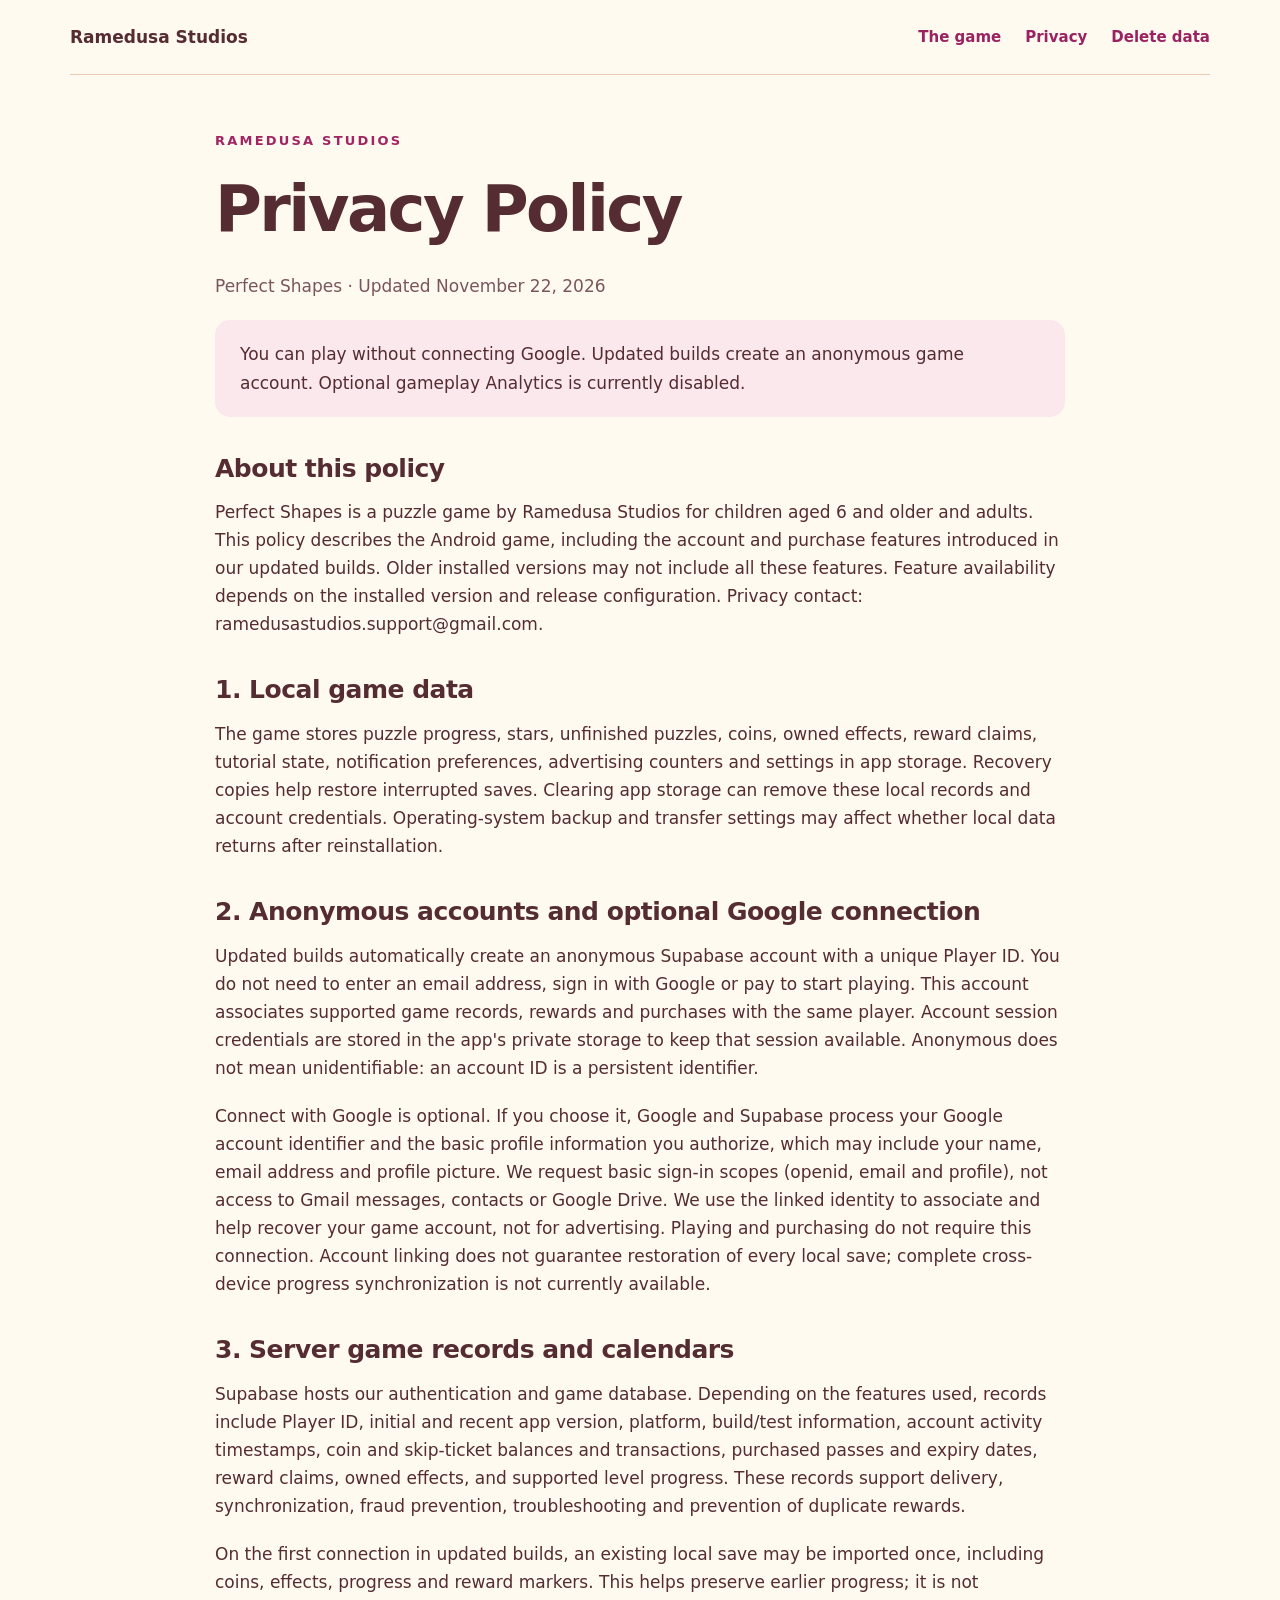
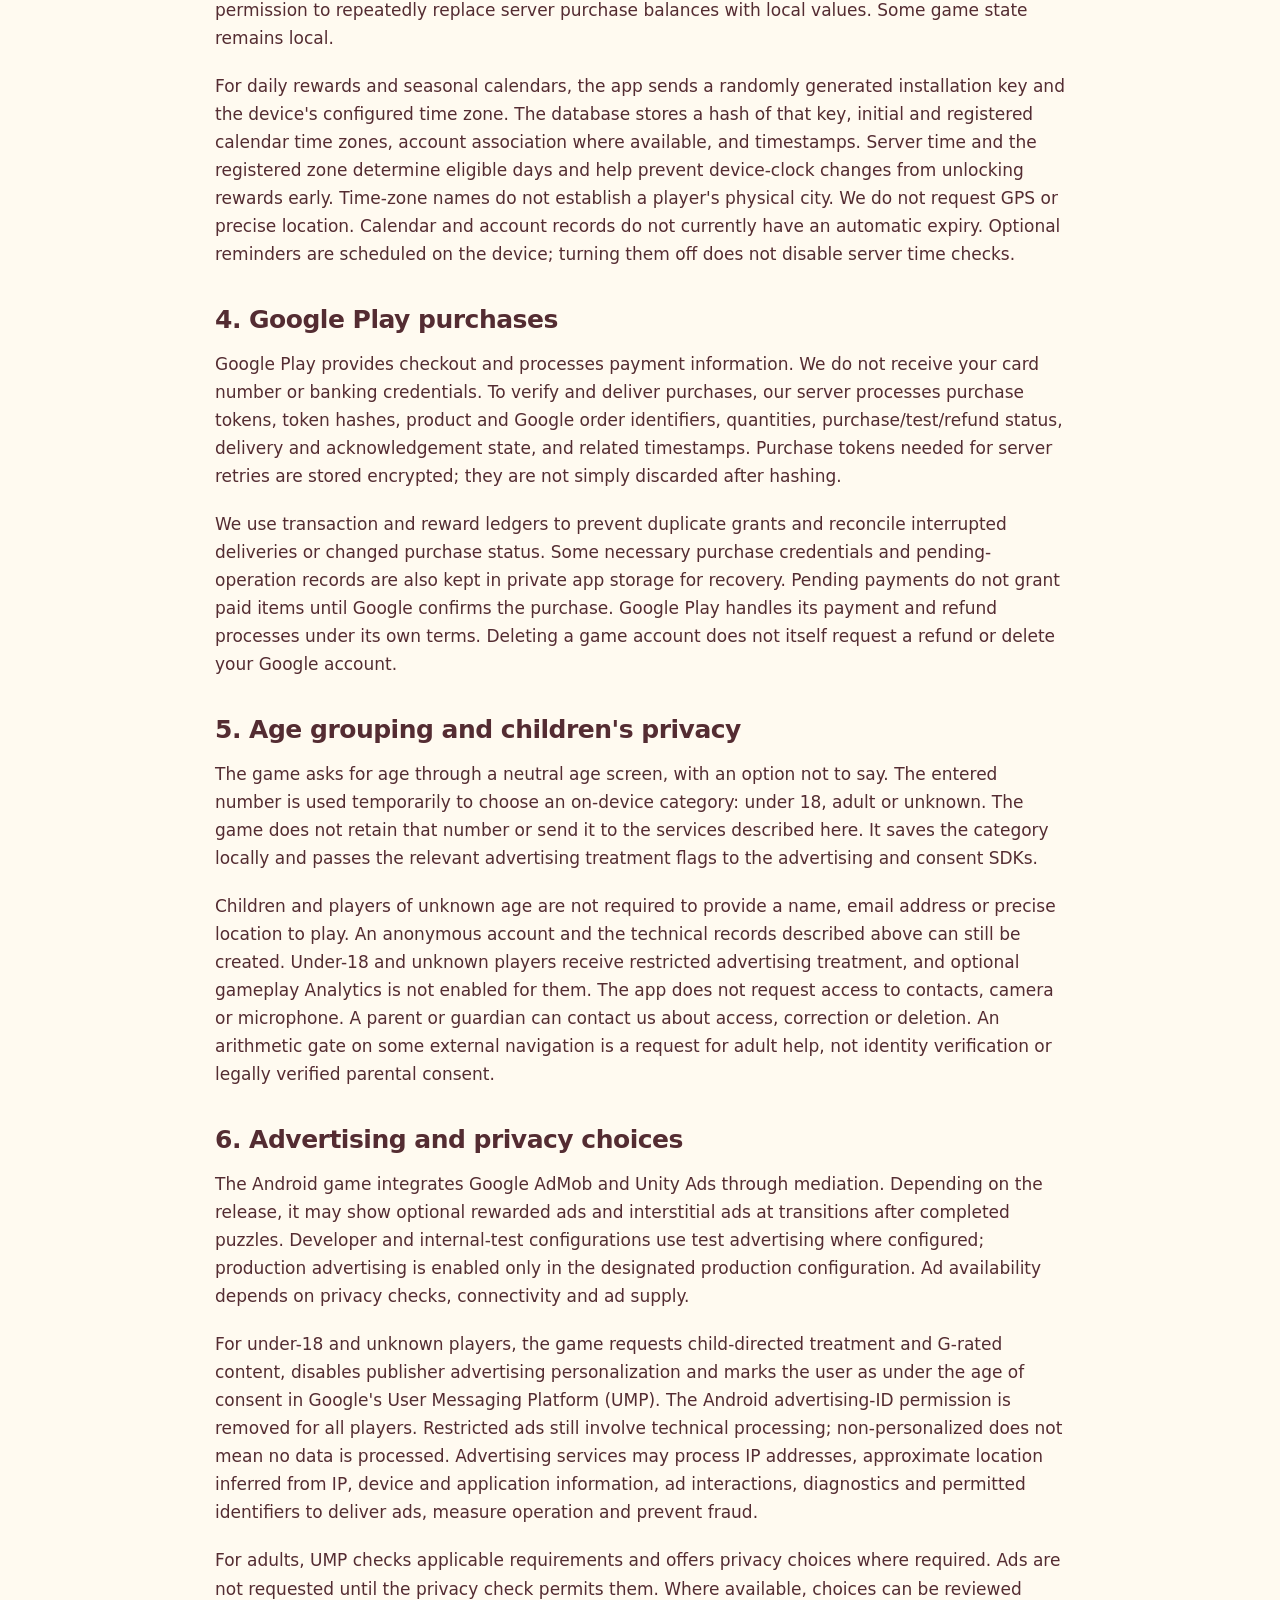
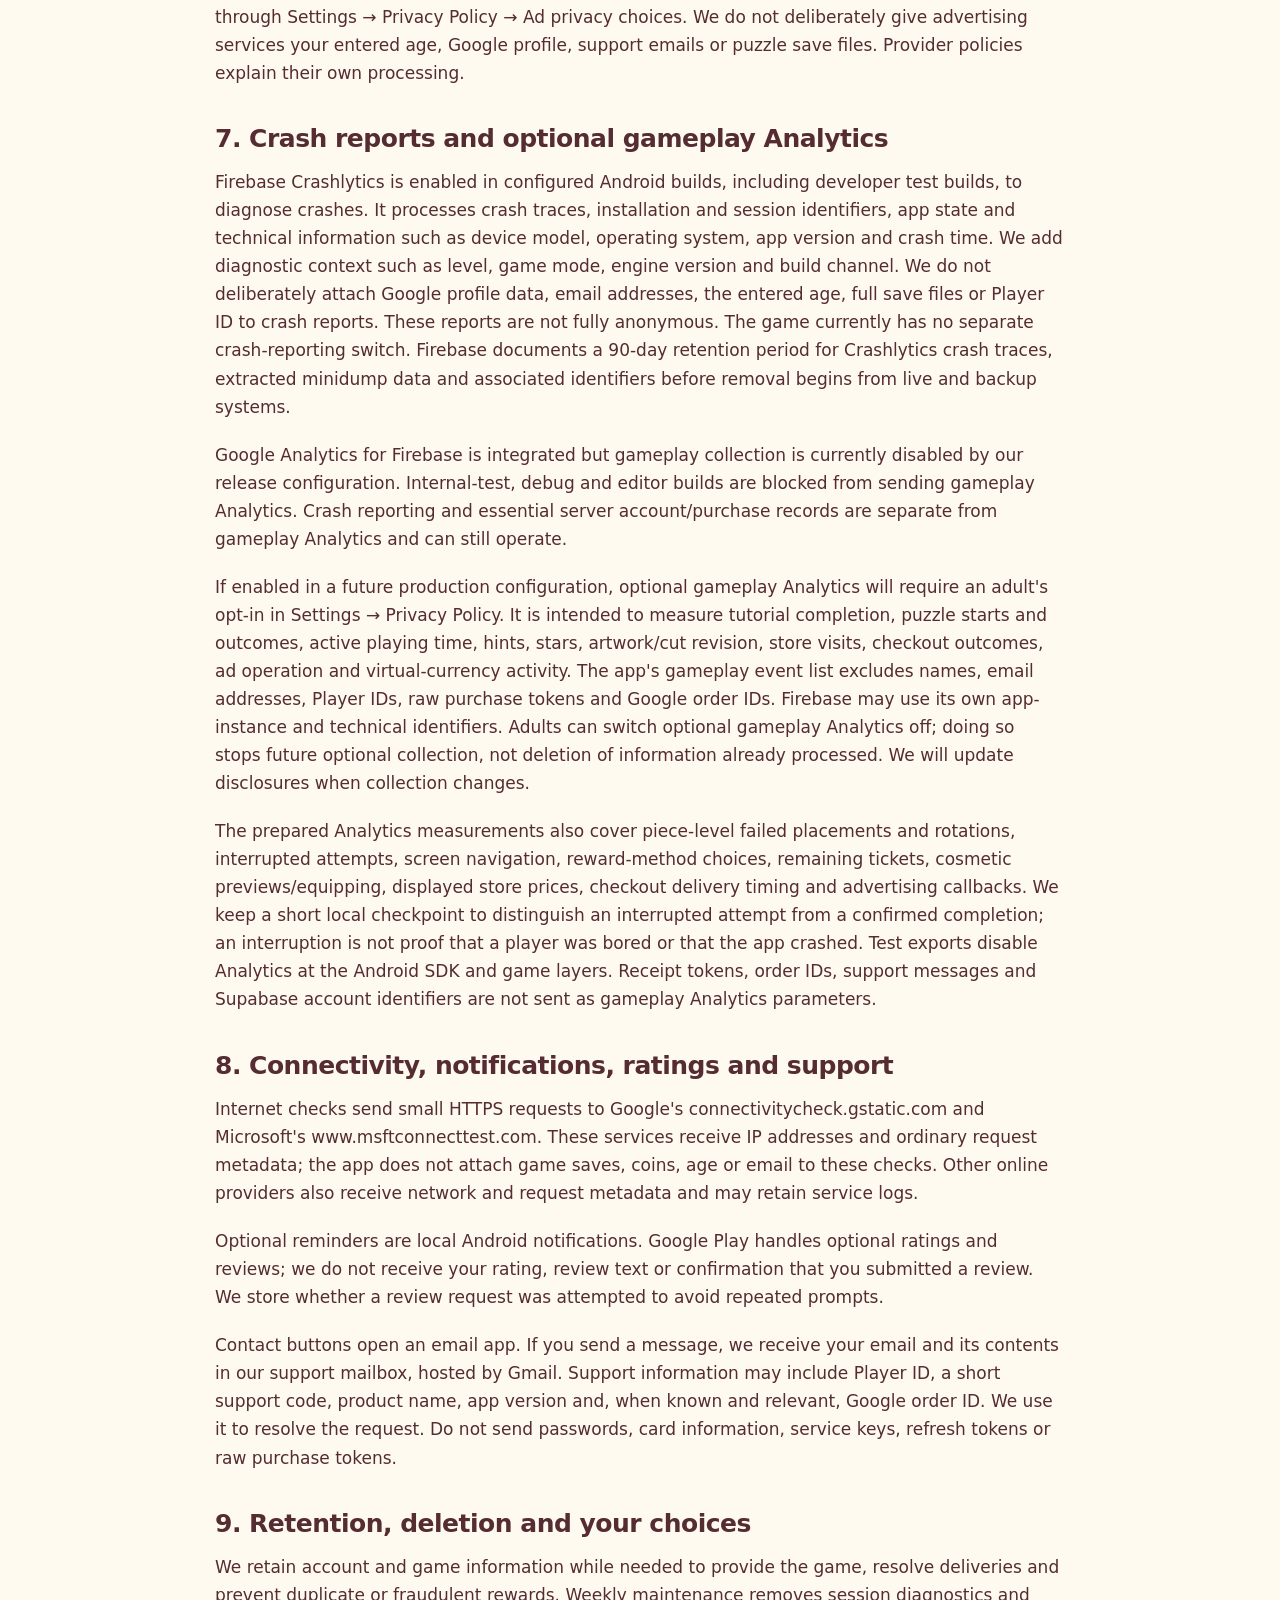
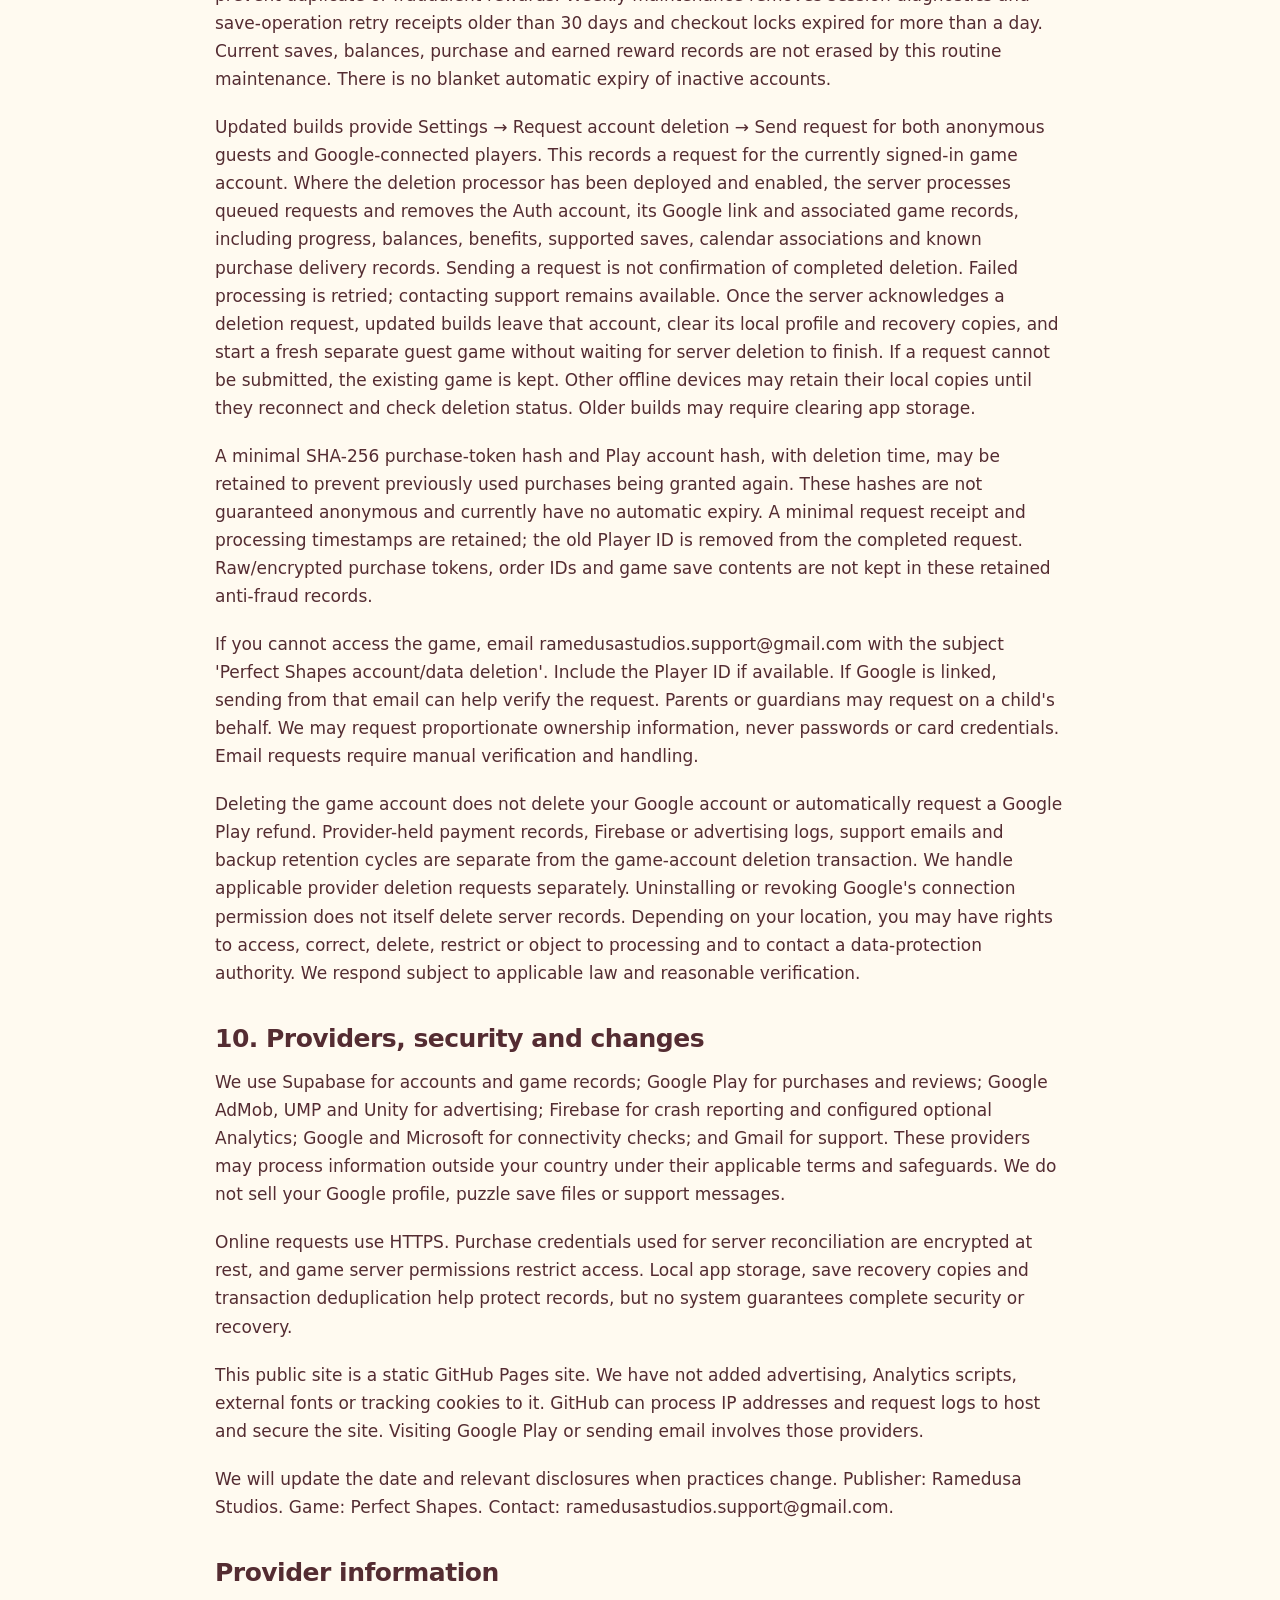
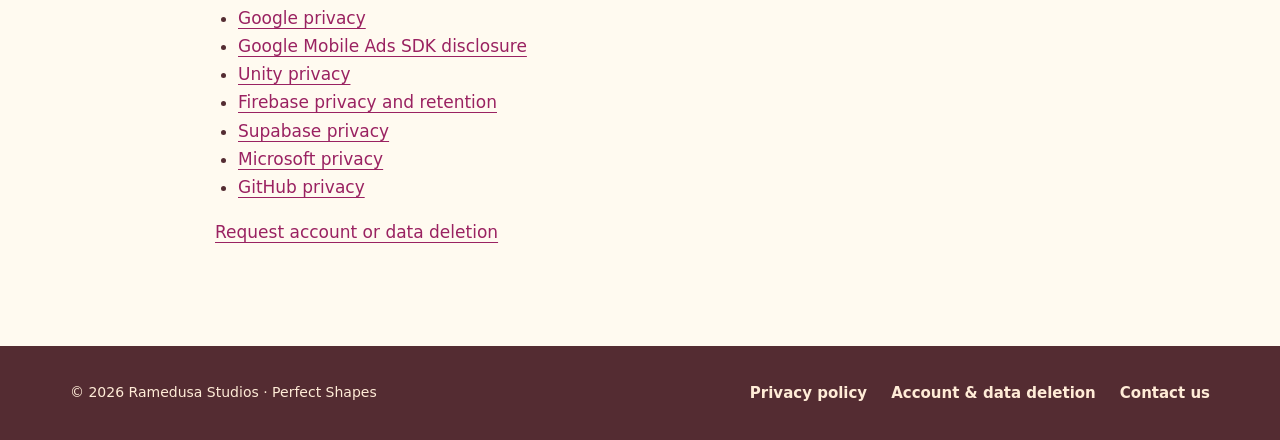
<file: index.html>
<!doctype html>
<html lang="en"><head><meta charset="utf-8"><meta name="viewport" content="width=device-width, initial-scale=1"><title>Privacy Policy | Perfect Shapes</title><meta name="description" content="How Ramedusa Studios handles information in Perfect Shapes, including accounts, Google linking, purchases, ads and deletion requests."><meta name="theme-color" content="#fffaf0"><link rel="canonical" href="https://ramedus.github.io/perfect-shapes-privacy/"><link rel="stylesheet" href="assets/site.css"><meta property="og:title" content="Privacy Policy"><meta property="og:description" content="How Ramedusa Studios handles information in Perfect Shapes, including accounts, Google linking, purchases, ads and deletion requests."><meta property="og:type" content="website"><meta property="og:image" content="https://ramedus.github.io/perfect-shapes-privacy/assets/logo.webp"></head><body>
<a class="skip" href="#main">Skip to content</a><header class="wrap top"><a class="brand" href="app.html">Ramedusa Studios</a><nav aria-label="Main navigation"><a href="app.html">The game</a><a href="index.html">Privacy</a><a href="data-deletion.html">Delete data</a></nav></header>
<main id="main" class="wrap legal"><div class="eyebrow">Ramedusa Studios</div><h1>Privacy Policy</h1><p class="updated">Perfect Shapes · Updated November 22, 2026</p><p class="notice">You can play without connecting Google. Updated builds create an anonymous game account. Optional gameplay Analytics is currently disabled.</p><section><h2>About this policy</h2><p>Perfect Shapes is a puzzle game by Ramedusa Studios for children aged 6 and older and adults. This policy describes the Android game, including the account and purchase features introduced in our updated builds. Older installed versions may not include all these features. Feature availability depends on the installed version and release configuration. Privacy contact: ramedusastudios.support@gmail.com.</p></section><section><h2>1. Local game data</h2><p>The game stores puzzle progress, stars, unfinished puzzles, coins, owned effects, reward claims, tutorial state, notification preferences, advertising counters and settings in app storage. Recovery copies help restore interrupted saves. Clearing app storage can remove these local records and account credentials. Operating-system backup and transfer settings may affect whether local data returns after reinstallation.</p></section><section><h2>2. Anonymous accounts and optional Google connection</h2><p>Updated builds automatically create an anonymous Supabase account with a unique Player ID. You do not need to enter an email address, sign in with Google or pay to start playing. This account associates supported game records, rewards and purchases with the same player. Account session credentials are stored in the app&#x27;s private storage to keep that session available. Anonymous does not mean unidentifiable: an account ID is a persistent identifier.</p><p>Connect with Google is optional. If you choose it, Google and Supabase process your Google account identifier and the basic profile information you authorize, which may include your name, email address and profile picture. We request basic sign-in scopes (openid, email and profile), not access to Gmail messages, contacts or Google Drive. We use the linked identity to associate and help recover your game account, not for advertising. Playing and purchasing do not require this connection. Account linking does not guarantee restoration of every local save; complete cross-device progress synchronization is not currently available.</p></section><section><h2>3. Server game records and calendars</h2><p>Supabase hosts our authentication and game database. Depending on the features used, records include Player ID, initial and recent app version, platform, build/test information, account activity timestamps, coin and skip-ticket balances and transactions, purchased passes and expiry dates, reward claims, owned effects, and supported level progress. These records support delivery, synchronization, fraud prevention, troubleshooting and prevention of duplicate rewards.</p><p>On the first connection in updated builds, an existing local save may be imported once, including coins, effects, progress and reward markers. This helps preserve earlier progress; it is not permission to repeatedly replace server purchase balances with local values. Some game state remains local.</p><p>For daily rewards and seasonal calendars, the app sends a randomly generated installation key and the device&#x27;s configured time zone. The database stores a hash of that key, initial and registered calendar time zones, account association where available, and timestamps. Server time and the registered zone determine eligible days and help prevent device-clock changes from unlocking rewards early. Time-zone names do not establish a player&#x27;s physical city. We do not request GPS or precise location. Calendar and account records do not currently have an automatic expiry. Optional reminders are scheduled on the device; turning them off does not disable server time checks.</p></section><section><h2>4. Google Play purchases</h2><p>Google Play provides checkout and processes payment information. We do not receive your card number or banking credentials. To verify and deliver purchases, our server processes purchase tokens, token hashes, product and Google order identifiers, quantities, purchase/test/refund status, delivery and acknowledgement state, and related timestamps. Purchase tokens needed for server retries are stored encrypted; they are not simply discarded after hashing.</p><p>We use transaction and reward ledgers to prevent duplicate grants and reconcile interrupted deliveries or changed purchase status. Some necessary purchase credentials and pending-operation records are also kept in private app storage for recovery. Pending payments do not grant paid items until Google confirms the purchase. Google Play handles its payment and refund processes under its own terms. Deleting a game account does not itself request a refund or delete your Google account.</p></section><section><h2>5. Age grouping and children&#x27;s privacy</h2><p>The game asks for age through a neutral age screen, with an option not to say. The entered number is used temporarily to choose an on-device category: under 18, adult or unknown. The game does not retain that number or send it to the services described here. It saves the category locally and passes the relevant advertising treatment flags to the advertising and consent SDKs.</p><p>Children and players of unknown age are not required to provide a name, email address or precise location to play. An anonymous account and the technical records described above can still be created. Under-18 and unknown players receive restricted advertising treatment, and optional gameplay Analytics is not enabled for them. The app does not request access to contacts, camera or microphone. A parent or guardian can contact us about access, correction or deletion. An arithmetic gate on some external navigation is a request for adult help, not identity verification or legally verified parental consent.</p></section><section><h2>6. Advertising and privacy choices</h2><p>The Android game integrates Google AdMob and Unity Ads through mediation. Depending on the release, it may show optional rewarded ads and interstitial ads at transitions after completed puzzles. Developer and internal-test configurations use test advertising where configured; production advertising is enabled only in the designated production configuration. Ad availability depends on privacy checks, connectivity and ad supply.</p><p>For under-18 and unknown players, the game requests child-directed treatment and G-rated content, disables publisher advertising personalization and marks the user as under the age of consent in Google&#x27;s User Messaging Platform (UMP). The Android advertising-ID permission is removed for all players. Restricted ads still involve technical processing; non-personalized does not mean no data is processed. Advertising services may process IP addresses, approximate location inferred from IP, device and application information, ad interactions, diagnostics and permitted identifiers to deliver ads, measure operation and prevent fraud.</p><p>For adults, UMP checks applicable requirements and offers privacy choices where required. Ads are not requested until the privacy check permits them. Where available, choices can be reviewed through Settings → Privacy Policy → Ad privacy choices. We do not deliberately give advertising services your entered age, Google profile, support emails or puzzle save files. Provider policies explain their own processing.</p></section><section><h2>7. Crash reports and optional gameplay Analytics</h2><p>Firebase Crashlytics is enabled in configured Android builds, including developer test builds, to diagnose crashes. It processes crash traces, installation and session identifiers, app state and technical information such as device model, operating system, app version and crash time. We add diagnostic context such as level, game mode, engine version and build channel. We do not deliberately attach Google profile data, email addresses, the entered age, full save files or Player ID to crash reports. These reports are not fully anonymous. The game currently has no separate crash-reporting switch. Firebase documents a 90-day retention period for Crashlytics crash traces, extracted minidump data and associated identifiers before removal begins from live and backup systems.</p><p>Google Analytics for Firebase is integrated but gameplay collection is currently disabled by our release configuration. Internal-test, debug and editor builds are blocked from sending gameplay Analytics. Crash reporting and essential server account/purchase records are separate from gameplay Analytics and can still operate.</p><p>If enabled in a future production configuration, optional gameplay Analytics will require an adult&#x27;s opt-in in Settings → Privacy Policy. It is intended to measure tutorial completion, puzzle starts and outcomes, active playing time, hints, stars, artwork/cut revision, store visits, checkout outcomes, ad operation and virtual-currency activity. The app&#x27;s gameplay event list excludes names, email addresses, Player IDs, raw purchase tokens and Google order IDs. Firebase may use its own app-instance and technical identifiers. Adults can switch optional gameplay Analytics off; doing so stops future optional collection, not deletion of information already processed. We will update disclosures when collection changes.</p><p>The prepared Analytics measurements also cover piece-level failed placements and rotations, interrupted attempts, screen navigation, reward-method choices, remaining tickets, cosmetic previews/equipping, displayed store prices, checkout delivery timing and advertising callbacks. We keep a short local checkpoint to distinguish an interrupted attempt from a confirmed completion; an interruption is not proof that a player was bored or that the app crashed. Test exports disable Analytics at the Android SDK and game layers. Receipt tokens, order IDs, support messages and Supabase account identifiers are not sent as gameplay Analytics parameters.</p></section><section><h2>8. Connectivity, notifications, ratings and support</h2><p>Internet checks send small HTTPS requests to Google&#x27;s connectivitycheck.gstatic.com and Microsoft&#x27;s www.msftconnecttest.com. These services receive IP addresses and ordinary request metadata; the app does not attach game saves, coins, age or email to these checks. Other online providers also receive network and request metadata and may retain service logs.</p><p>Optional reminders are local Android notifications. Google Play handles optional ratings and reviews; we do not receive your rating, review text or confirmation that you submitted a review. We store whether a review request was attempted to avoid repeated prompts.</p><p>Contact buttons open an email app. If you send a message, we receive your email and its contents in our support mailbox, hosted by Gmail. Support information may include Player ID, a short support code, product name, app version and, when known and relevant, Google order ID. We use it to resolve the request. Do not send passwords, card information, service keys, refresh tokens or raw purchase tokens.</p></section><section><h2>9. Retention, deletion and your choices</h2><p>We retain account and game information while needed to provide the game, resolve deliveries and prevent duplicate or fraudulent rewards. Weekly maintenance removes session diagnostics and save-operation retry receipts older than 30 days and checkout locks expired for more than a day. Current saves, balances, purchase and earned reward records are not erased by this routine maintenance. There is no blanket automatic expiry of inactive accounts.</p><p>Updated builds provide Settings → Request account deletion → Send request for both anonymous guests and Google-connected players. This records a request for the currently signed-in game account. Where the deletion processor has been deployed and enabled, the server processes queued requests and removes the Auth account, its Google link and associated game records, including progress, balances, benefits, supported saves, calendar associations and known purchase delivery records. Sending a request is not confirmation of completed deletion. Failed processing is retried; contacting support remains available. Once the server acknowledges a deletion request, updated builds leave that account, clear its local profile and recovery copies, and start a fresh separate guest game without waiting for server deletion to finish. If a request cannot be submitted, the existing game is kept. Other offline devices may retain their local copies until they reconnect and check deletion status. Older builds may require clearing app storage.</p><p>A minimal SHA-256 purchase-token hash and Play account hash, with deletion time, may be retained to prevent previously used purchases being granted again. These hashes are not guaranteed anonymous and currently have no automatic expiry. A minimal request receipt and processing timestamps are retained; the old Player ID is removed from the completed request. Raw/encrypted purchase tokens, order IDs and game save contents are not kept in these retained anti-fraud records.</p><p>If you cannot access the game, email ramedusastudios.support@gmail.com with the subject &#x27;Perfect Shapes account/data deletion&#x27;. Include the Player ID if available. If Google is linked, sending from that email can help verify the request. Parents or guardians may request on a child&#x27;s behalf. We may request proportionate ownership information, never passwords or card credentials. Email requests require manual verification and handling.</p><p>Deleting the game account does not delete your Google account or automatically request a Google Play refund. Provider-held payment records, Firebase or advertising logs, support emails and backup retention cycles are separate from the game-account deletion transaction. We handle applicable provider deletion requests separately. Uninstalling or revoking Google&#x27;s connection permission does not itself delete server records. Depending on your location, you may have rights to access, correct, delete, restrict or object to processing and to contact a data-protection authority. We respond subject to applicable law and reasonable verification.</p></section><section><h2>10. Providers, security and changes</h2><p>We use Supabase for accounts and game records; Google Play for purchases and reviews; Google AdMob, UMP and Unity for advertising; Firebase for crash reporting and configured optional Analytics; Google and Microsoft for connectivity checks; and Gmail for support. These providers may process information outside your country under their applicable terms and safeguards. We do not sell your Google profile, puzzle save files or support messages.</p><p>Online requests use HTTPS. Purchase credentials used for server reconciliation are encrypted at rest, and game server permissions restrict access. Local app storage, save recovery copies and transaction deduplication help protect records, but no system guarantees complete security or recovery.</p><p>This public site is a static GitHub Pages site. We have not added advertising, Analytics scripts, external fonts or tracking cookies to it. GitHub can process IP addresses and request logs to host and secure the site. Visiting Google Play or sending email involves those providers.</p><p>We will update the date and relevant disclosures when practices change. Publisher: Ramedusa Studios. Game: Perfect Shapes. Contact: ramedusastudios.support@gmail.com.</p></section><section><h2>Provider information</h2><ul><li><a href="https://policies.google.com/privacy">Google privacy</a></li><li><a href="https://developers.google.com/admob/android/privacy/play-data-disclosure">Google Mobile Ads SDK disclosure</a></li><li><a href="https://unity.com/legal/privacy-policy">Unity privacy</a></li><li><a href="https://firebase.google.com/support/privacy">Firebase privacy and retention</a></li><li><a href="https://supabase.com/privacy">Supabase privacy</a></li><li><a href="https://privacy.microsoft.com/privacystatement">Microsoft privacy</a></li><li><a href="https://docs.github.com/en/site-policy/privacy-policies/github-general-privacy-statement">GitHub privacy</a></li></ul><p><a href="data-deletion.html">Request account or data deletion</a></p></section></main>
<footer><div class="wrap"><p>© 2026 Ramedusa Studios · Perfect Shapes</p><nav aria-label="Footer navigation"><a href="index.html">Privacy policy</a><a href="data-deletion.html">Account &amp; data deletion</a><a href="mailto:ramedusastudios.support@gmail.com">Contact us</a></nav></div></footer></body></html>
</file>
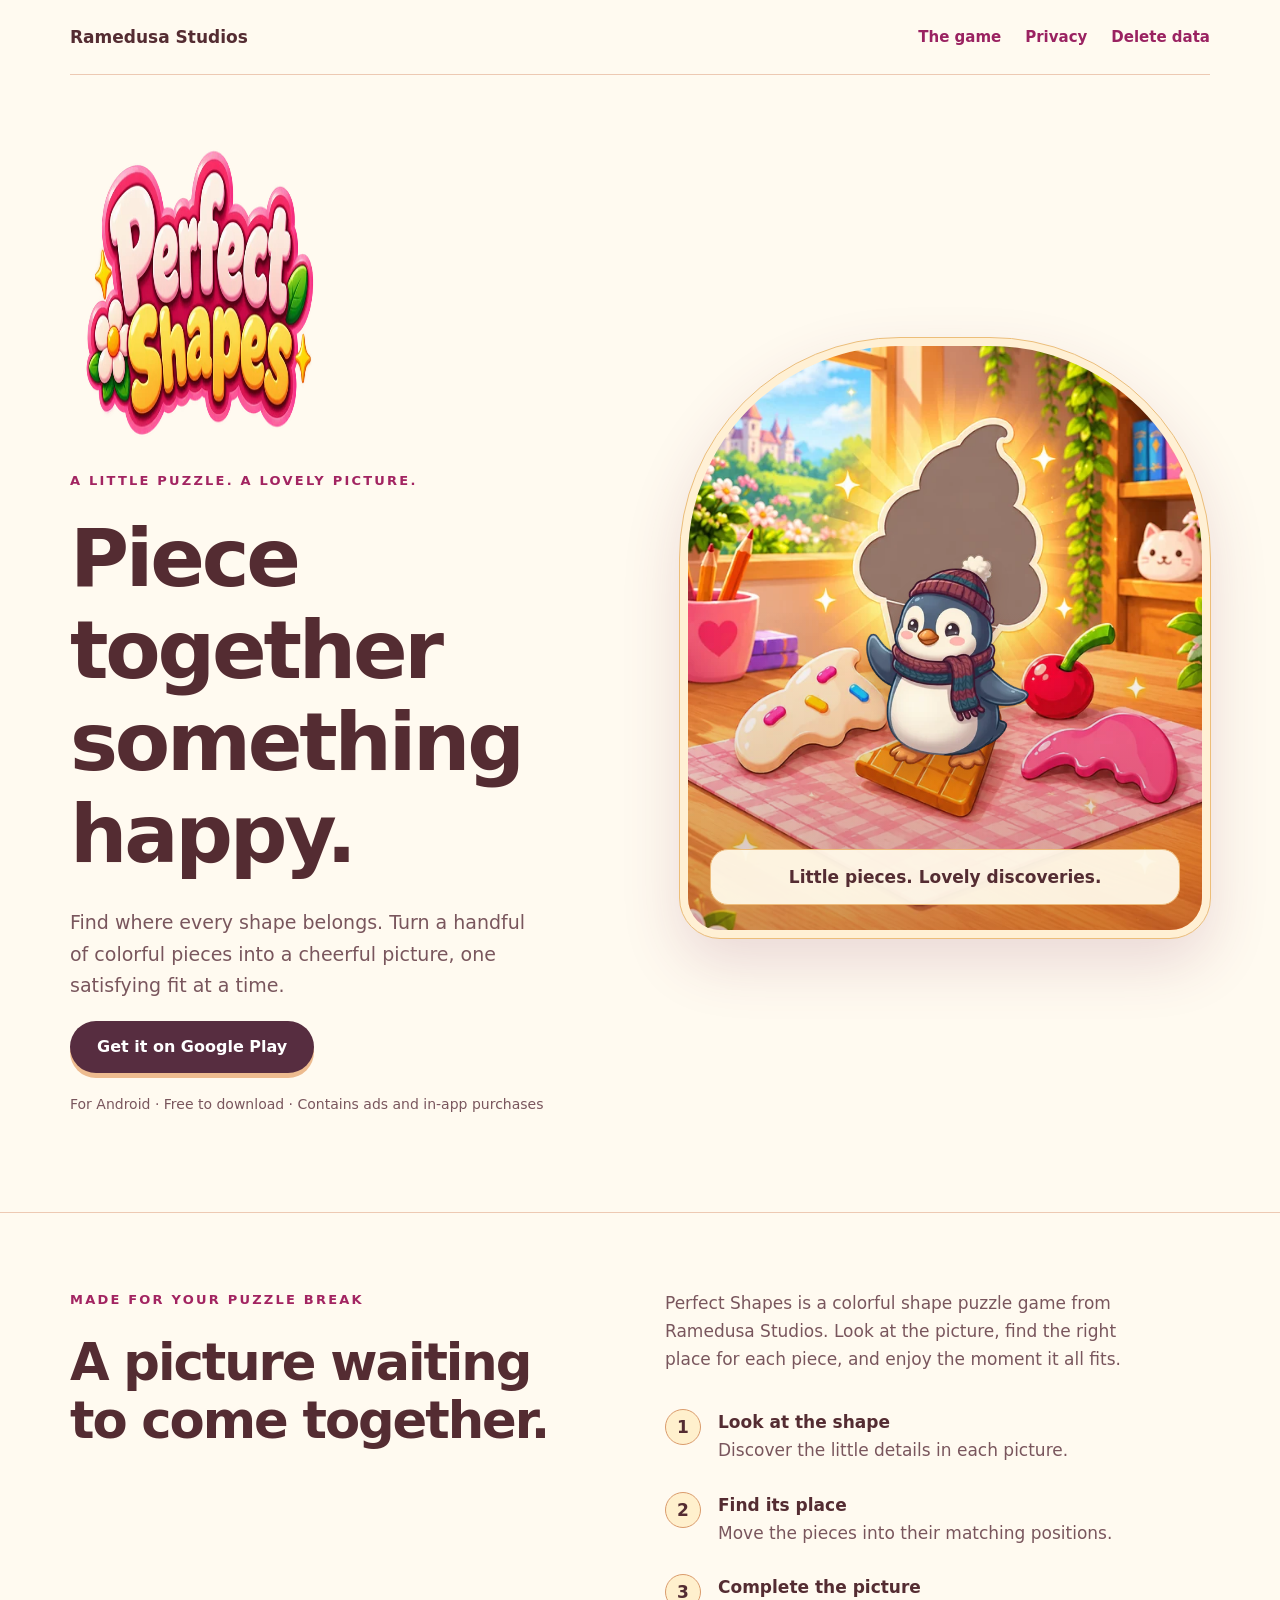
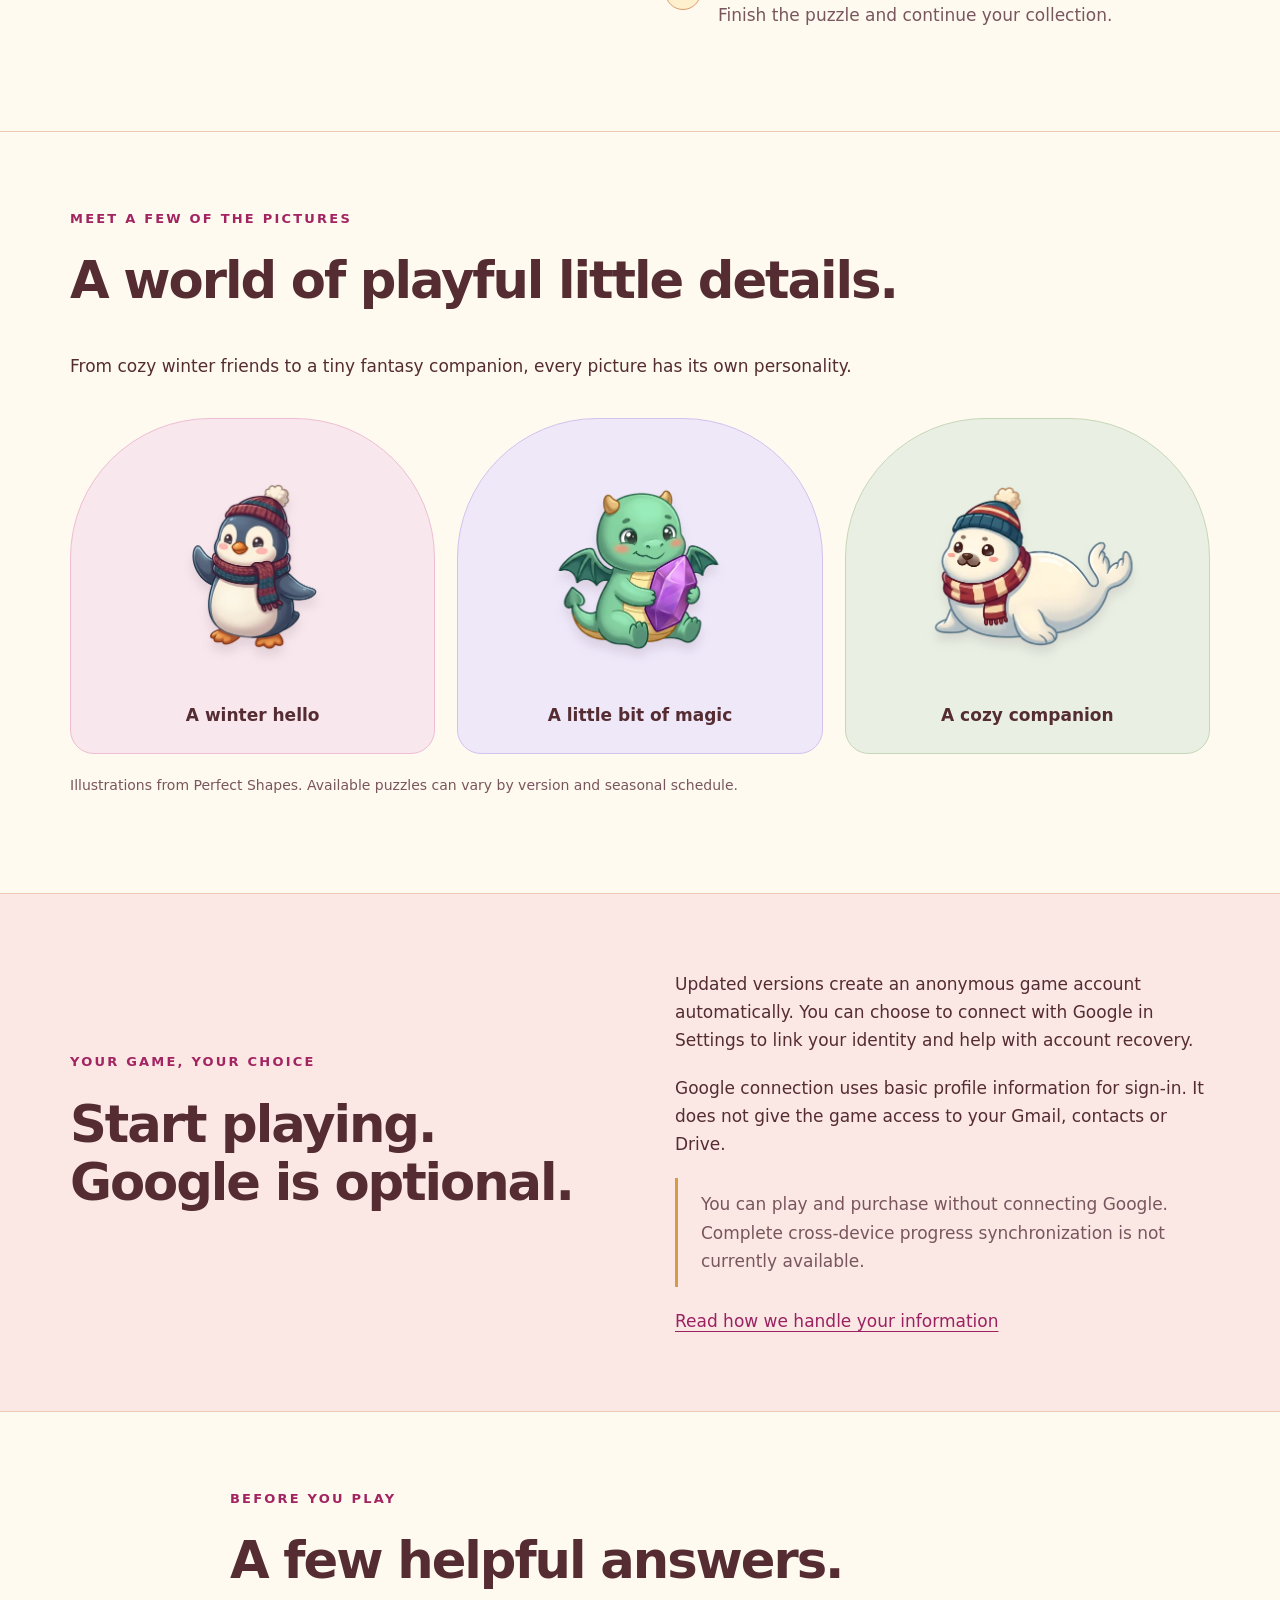
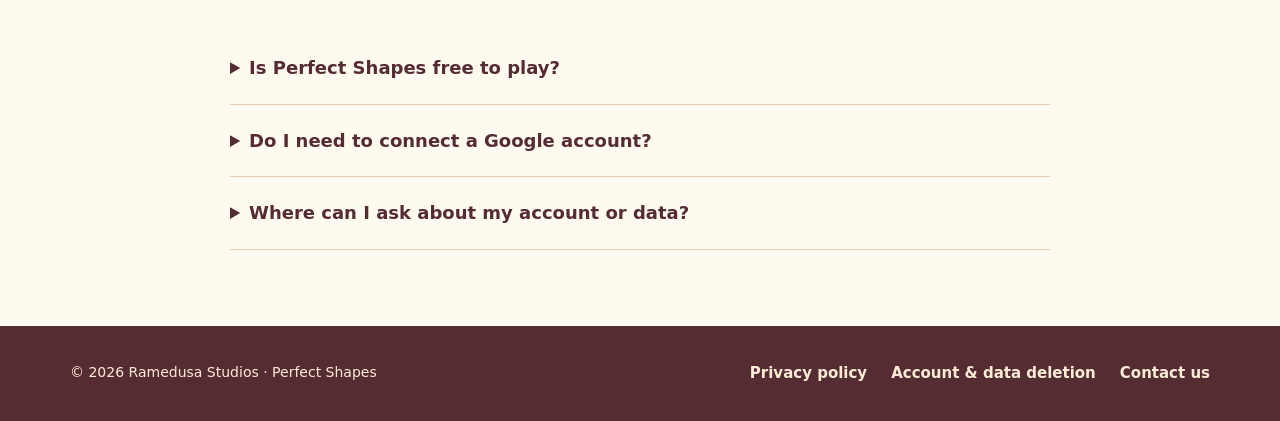
<file: app.html>
<!doctype html>
<html lang="en"><head><meta charset="utf-8"><meta name="viewport" content="width=device-width, initial-scale=1"><title>Perfect Shapes — Colorful Shape Puzzles | Perfect Shapes</title><meta name="description" content="A cheerful Android shape puzzle game by Ramedusa Studios. Discover colorful pictures, fit the pieces and enjoy your next little puzzle break."><meta name="theme-color" content="#fffaf0"><link rel="canonical" href="https://ramedus.github.io/perfect-shapes-privacy/app.html"><link rel="stylesheet" href="assets/site.css"><meta property="og:title" content="Perfect Shapes — Colorful Shape Puzzles"><meta property="og:description" content="A cheerful Android shape puzzle game by Ramedusa Studios. Discover colorful pictures, fit the pieces and enjoy your next little puzzle break."><meta property="og:type" content="website"><meta property="og:image" content="https://ramedus.github.io/perfect-shapes-privacy/assets/logo.webp"></head><body>
<a class="skip" href="#main">Skip to content</a><header class="wrap top"><a class="brand" href="app.html">Ramedusa Studios</a><nav aria-label="Main navigation"><a href="app.html">The game</a><a href="index.html">Privacy</a><a href="data-deletion.html">Delete data</a></nav></header>
<main id="main"><section class="wrap hero"><div><img class="logo" src="assets/logo.webp" width="600" height="300" alt="Perfect Shapes"><div class="eyebrow">A little puzzle. A lovely picture.</div><h1>Piece together<br>something happy.</h1><p>Find where every shape belongs. Turn a handful of colorful pieces into a cheerful picture, one satisfying fit at a time.</p><a class="button" href="https://play.google.com/store/apps/details?id=com.ramedusastudios.perfectshapes">Get it on Google Play</a><p class="fine">For Android · Free to download · Contains ads and in-app purchases</p></div><div class="scene" role="img" aria-label="A penguin puzzle illustration in the game's colorful ice cream room"><img src="assets/penguin.webp" alt="" fetchpriority="high"><div class="scene-label">Little pieces. Lovely discoveries.</div></div></section>
<section class="section"><div class="wrap intro"><div><div class="eyebrow">Made for your puzzle break</div><h2>A picture waiting<br>to come together.</h2></div><div><p>Perfect Shapes is a colorful shape puzzle game from Ramedusa Studios. Look at the picture, find the right place for each piece, and enjoy the moment it all fits.</p><ol class="steps"><li><strong>Look at the shape</strong><span>Discover the little details in each picture.</span></li><li><strong>Find its place</strong><span>Move the pieces into their matching positions.</span></li><li><strong>Complete the picture</strong><span>Finish the puzzle and continue your collection.</span></li></ol></div></div></section>
<section class="section"><div class="wrap"><div class="eyebrow">Meet a few of the pictures</div><h2>A world of playful little details.</h2><p>From cozy winter friends to a tiny fantasy companion, every picture has its own personality.</p><div class="gallery"><figure class="specimen"><img src="assets/penguin.webp" loading="lazy" alt="A cheerful illustrated winter penguin"><figcaption>A winter hello</figcaption></figure><figure class="specimen"><img src="assets/dragon.webp" loading="lazy" alt="A little crystal dragon puzzle illustration"><figcaption>A little bit of magic</figcaption></figure><figure class="specimen"><img src="assets/seal.webp" loading="lazy" alt="A cute winter seal puzzle illustration"><figcaption>A cozy companion</figcaption></figure></div><p class="fine">Illustrations from Perfect Shapes. Available puzzles can vary by version and seasonal schedule.</p></div></section>
<section class="section account"><div class="wrap"><div><div class="eyebrow">Your game, your choice</div><h2>Start playing.<br>Google is optional.</h2></div><div><p>Updated versions create an anonymous game account automatically. You can choose to connect with Google in Settings to link your identity and help with account recovery.</p><p>Google connection uses basic profile information for sign-in. It does not give the game access to your Gmail, contacts or Drive.</p><p class="note">You can play and purchase without connecting Google. Complete cross-device progress synchronization is not currently available.</p><a href="index.html">Read how we handle your information</a></div></div></section>
<section class="section"><div class="wrap faq"><div class="eyebrow">Before you play</div><h2>A few helpful answers.</h2><details><summary>Is Perfect Shapes free to play?</summary><p>The Android game is free to download and contains ads and optional in-app purchases. Offers and prices shown by Google Play can vary by country and version.</p></details><details><summary>Do I need to connect a Google account?</summary><p>No. Google connection is optional. In updated builds an anonymous account supports game records and purchases without requiring an email address.</p></details><details><summary>Where can I ask about my account or data?</summary><p>Email <a href="mailto:ramedusastudios.support@gmail.com">ramedusastudios.support@gmail.com</a>. For a deletion request, follow the <a href="data-deletion.html">account and data deletion instructions</a>. Keep your Player ID from Settings if available.</p></details></div></section></main>
<footer><div class="wrap"><p>© 2026 Ramedusa Studios · Perfect Shapes</p><nav aria-label="Footer navigation"><a href="index.html">Privacy policy</a><a href="data-deletion.html">Account &amp; data deletion</a><a href="mailto:ramedusastudios.support@gmail.com">Contact us</a></nav></div></footer></body></html>
</file>
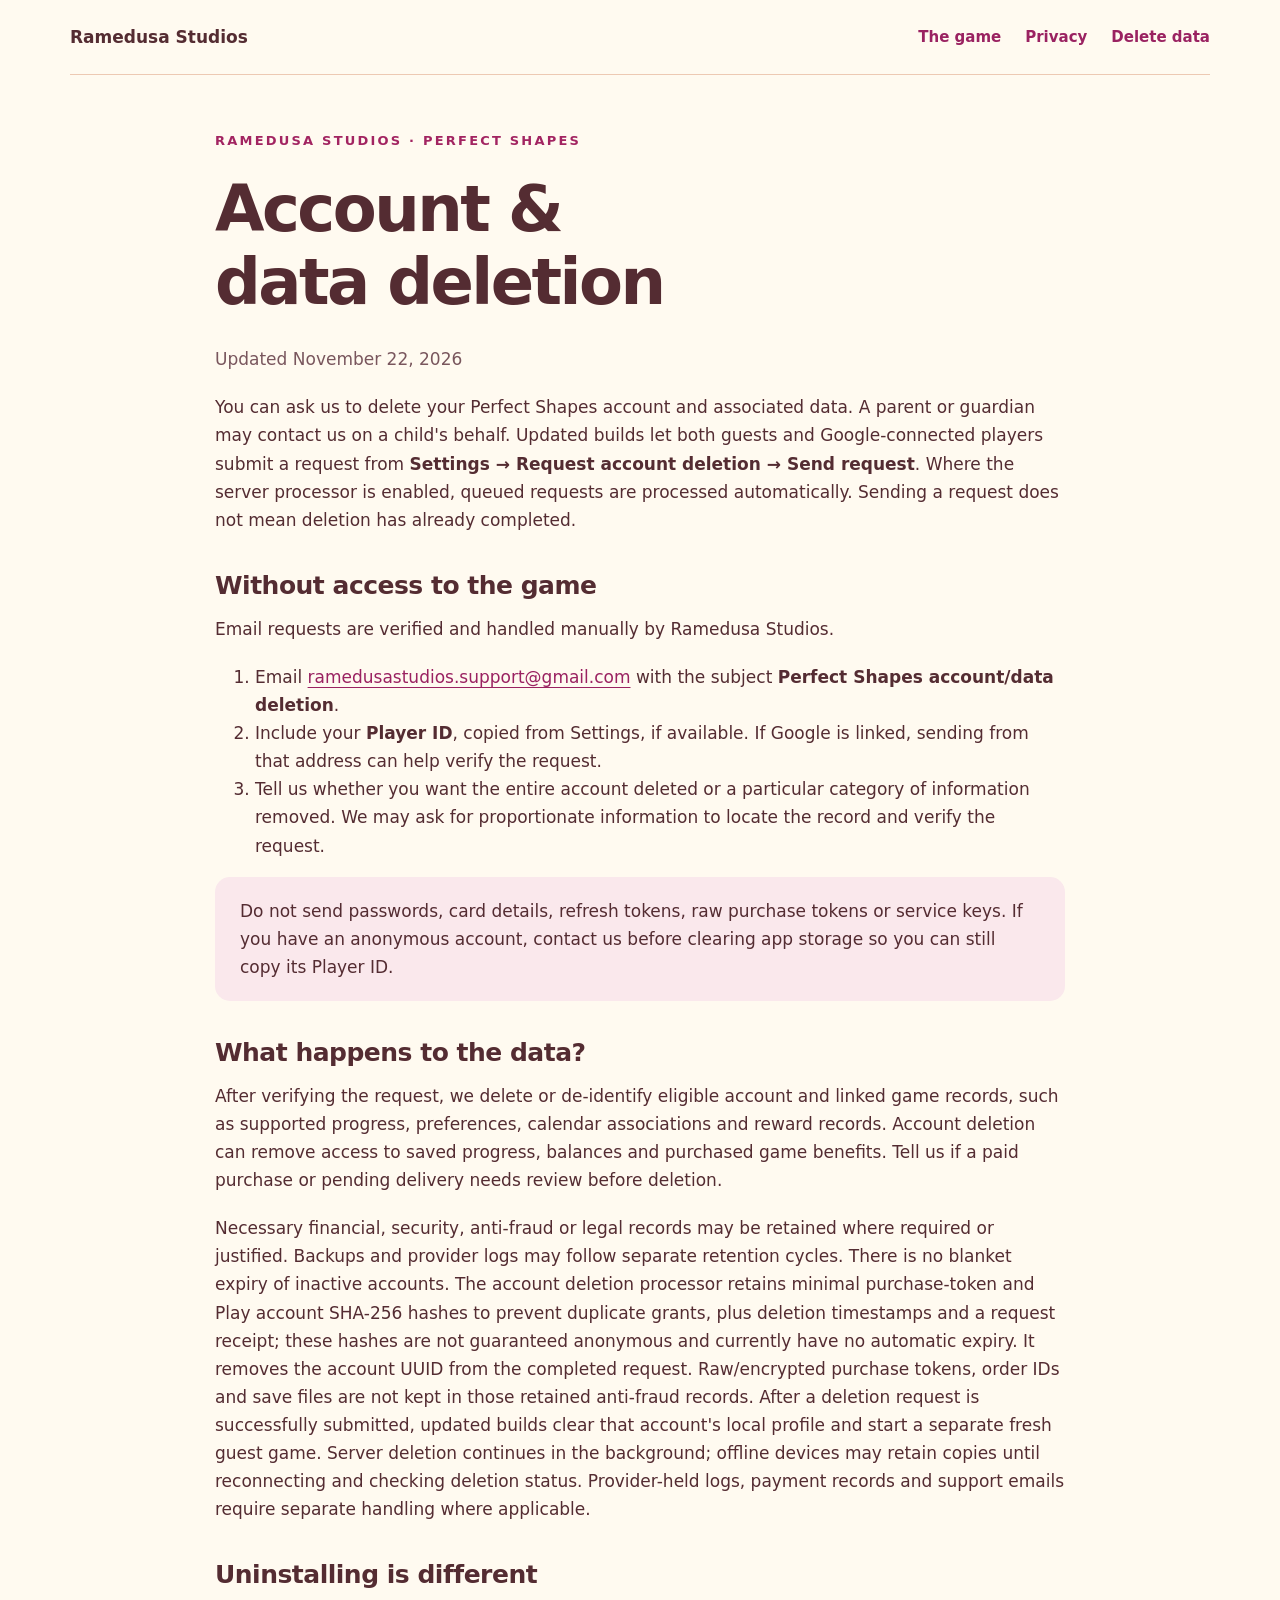
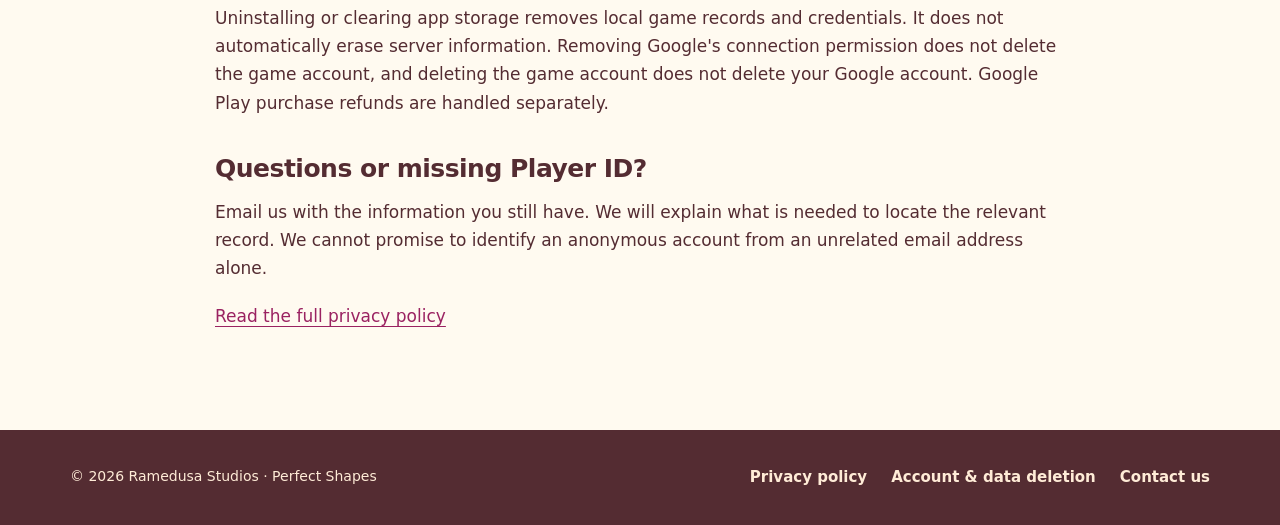
<file: data-deletion.html>
<!doctype html>
<html lang="en"><head><meta charset="utf-8"><meta name="viewport" content="width=device-width, initial-scale=1"><title>Account and Data Deletion | Perfect Shapes</title><meta name="description" content="Request deletion of your Perfect Shapes game account and associated data from Ramedusa Studios."><meta name="theme-color" content="#fffaf0"><link rel="canonical" href="https://ramedus.github.io/perfect-shapes-privacy/data-deletion.html"><link rel="stylesheet" href="assets/site.css"><meta property="og:title" content="Account and Data Deletion"><meta property="og:description" content="Request deletion of your Perfect Shapes game account and associated data from Ramedusa Studios."><meta property="og:type" content="website"><meta property="og:image" content="https://ramedus.github.io/perfect-shapes-privacy/assets/logo.webp"></head><body>
<a class="skip" href="#main">Skip to content</a><header class="wrap top"><a class="brand" href="app.html">Ramedusa Studios</a><nav aria-label="Main navigation"><a href="app.html">The game</a><a href="index.html">Privacy</a><a href="data-deletion.html">Delete data</a></nav></header>
<main id="main" class="wrap legal"><div class="eyebrow">Ramedusa Studios · Perfect Shapes</div><h1>Account &amp;<br>data deletion</h1><p class="updated">Updated November 22, 2026</p><p>You can ask us to delete your Perfect Shapes account and associated data. A parent or guardian may contact us on a child's behalf. Updated builds let both guests and Google-connected players submit a request from <strong>Settings → Request account deletion → Send request</strong>. Where the server processor is enabled, queued requests are processed automatically. Sending a request does not mean deletion has already completed.</p><h2>Without access to the game</h2><p>Email requests are verified and handled manually by Ramedusa Studios.</p><ol><li>Email <a href="mailto:ramedusastudios.support@gmail.com?subject=Perfect%20Shapes%20account%2Fdata%20deletion">ramedusastudios.support@gmail.com</a> with the subject <strong>Perfect Shapes account/data deletion</strong>.</li><li>Include your <strong>Player ID</strong>, copied from Settings, if available. If Google is linked, sending from that address can help verify the request.</li><li>Tell us whether you want the entire account deleted or a particular category of information removed. We may ask for proportionate information to locate the record and verify the request.</li></ol><p class="notice">Do not send passwords, card details, refresh tokens, raw purchase tokens or service keys. If you have an anonymous account, contact us before clearing app storage so you can still copy its Player ID.</p><h2>What happens to the data?</h2><p>After verifying the request, we delete or de-identify eligible account and linked game records, such as supported progress, preferences, calendar associations and reward records. Account deletion can remove access to saved progress, balances and purchased game benefits. Tell us if a paid purchase or pending delivery needs review before deletion.</p><p>Necessary financial, security, anti-fraud or legal records may be retained where required or justified. Backups and provider logs may follow separate retention cycles. There is no blanket expiry of inactive accounts. The account deletion processor retains minimal purchase-token and Play account SHA-256 hashes to prevent duplicate grants, plus deletion timestamps and a request receipt; these hashes are not guaranteed anonymous and currently have no automatic expiry. It removes the account UUID from the completed request. Raw/encrypted purchase tokens, order IDs and save files are not kept in those retained anti-fraud records. After a deletion request is successfully submitted, updated builds clear that account's local profile and start a separate fresh guest game. Server deletion continues in the background; offline devices may retain copies until reconnecting and checking deletion status. Provider-held logs, payment records and support emails require separate handling where applicable.</p><h2>Uninstalling is different</h2><p>Uninstalling or clearing app storage removes local game records and credentials. It does not automatically erase server information. Removing Google's connection permission does not delete the game account, and deleting the game account does not delete your Google account. Google Play purchase refunds are handled separately.</p><h2>Questions or missing Player ID?</h2><p>Email us with the information you still have. We will explain what is needed to locate the relevant record. We cannot promise to identify an anonymous account from an unrelated email address alone.</p><p><a href="index.html">Read the full privacy policy</a></p></main>
<footer><div class="wrap"><p>© 2026 Ramedusa Studios · Perfect Shapes</p><nav aria-label="Footer navigation"><a href="index.html">Privacy policy</a><a href="data-deletion.html">Account &amp; data deletion</a><a href="mailto:ramedusastudios.support@gmail.com">Contact us</a></nav></div></footer></body></html>
</file>
<file: assets/site.css>
:root{--ink:#542c32;--muted:#79565d;--paper:#fffaf0;--pink:#e92c84;--gold:#f4ac28;--line:#edc9b3}*{box-sizing:border-box}html{scroll-behavior:smooth}body{margin:0;background:var(--paper);color:var(--ink);font:17px/1.65 system-ui,-apple-system,BlinkMacSystemFont,"Segoe UI",sans-serif}a{color:#9a2261;text-underline-offset:4px}a:focus-visible,summary:focus-visible{outline:3px solid #6b3bab;outline-offset:5px}img{max-width:100%;display:block}h1,h2,h3,p{margin-top:0}h1,h2,h3{line-height:1.14;letter-spacing:-.04em}h1{font-size:clamp(2.8rem,6.3vw,5.6rem);max-width:700px;margin-bottom:26px}h2{font-size:clamp(2rem,4vw,3.3rem)}h3{font-size:1.35rem}p{margin-bottom:20px}.wrap{width:min(1140px,calc(100% - 48px));margin:auto}.top{display:flex;justify-content:space-between;align-items:center;gap:20px;padding:23px 0;border-bottom:1px solid var(--line)}.brand{font-size:17px;font-weight:800;text-decoration:none;color:var(--ink)}nav{display:flex;gap:24px;align-items:center;flex-wrap:wrap}nav a{font-size:15px;font-weight:650;text-decoration:none}.eyebrow{text-transform:uppercase;letter-spacing:.17em;font-size:13px;font-weight:800;color:#a22461;margin-bottom:22px}.button{display:inline-flex;justify-content:center;align-items:center;min-height:52px;padding:12px 27px;background:#572d40;color:#fff;text-decoration:none;border-radius:100px;font-size:16px;font-weight:750;box-shadow:0 5px 0 #edbb8f}.button:hover{background:#783452}.hero{display:grid;grid-template-columns:1.05fr 1fr;gap:54px;align-items:center;padding:65px 0 76px}.hero p{max-width:475px;color:var(--muted);font-size:19px}.logo{width:245px;margin-bottom:30px}.fine{font-size:14px!important;color:var(--muted);margin-top:20px}.scene{position:relative;height:600px;border:8px solid #fff0d4;outline:1px solid #ecbe79;border-radius:220px 220px 40px 40px;background:#dbeef5 url('puzzle-room.webp') center 48%/cover;box-shadow:0 25px 60px #7d31542a;overflow:hidden}.scene:before{content:'';position:absolute;inset:0;background:linear-gradient(0deg,#74351d55,transparent 55%)}.scene img{position:absolute;width:81%;height:64%;object-fit:contain;left:9.5%;top:22%;filter:drop-shadow(0 15px 8px #74351d40)}.scene-label{position:absolute;bottom:25px;left:22px;right:22px;text-align:center;background:#fff9e9f0;border:1px solid #edbc7c;border-radius:18px;padding:13px;font-weight:750}.section{padding:76px 0;border-top:1px solid var(--line)}.intro{display:grid;grid-template-columns:1fr 1fr;gap:50px;align-items:start}.intro p{color:var(--muted);max-width:490px}.steps{list-style:none;counter-reset:step;padding:0;margin:35px 0 0}.steps li{position:relative;padding:0 0 26px 53px;counter-increment:step}.steps li:before{content:counter(step);position:absolute;left:0;top:1px;border:1px solid #da9b6c;background:#fff0cd;width:34px;height:34px;border-radius:50%;display:grid;place-items:center;font-weight:800}.steps strong{display:block}.steps span{color:var(--muted)}.gallery{display:grid;grid-template-columns:repeat(3,1fr);gap:22px;margin-top:38px}.specimen{margin:0;background:#f8e7ed;border:1px solid #edbed2;border-radius:140px 140px 24px 24px;padding:32px 23px 24px}.specimen:nth-child(2){background:#eee8f9;border-color:#d5c1ed}.specimen:nth-child(3){background:#e9f0e3;border-color:#c7d6b6}.specimen img{width:100%;height:230px;object-fit:contain;filter:drop-shadow(0 8px 5px #63405620)}figcaption{padding-top:20px;text-align:center;font-weight:750}.account{background:#fbe8e5}.account .wrap{display:grid;grid-template-columns:1fr 1fr;gap:70px;align-items:center}.note{border-left:3px solid #d49c47;padding:12px 0 12px 23px;color:var(--muted)}.faq{max-width:820px}details{border-bottom:1px solid var(--line);padding:21px 0}summary{font-weight:750;cursor:pointer;font-size:18px}details p{margin:15px 0 0;color:var(--muted)}footer{padding:35px 0;background:#542c32;color:#ffecd7;font-size:14px}footer a{color:#ffecd7}footer .wrap{display:flex;justify-content:space-between;gap:25px;flex-wrap:wrap}footer p{margin:0}.legal{max-width:850px;padding:55px 0 80px}.legal h1{font-size:clamp(2.5rem,5vw,4rem)}.legal h2{font-size:25px;margin:38px 0 15px;letter-spacing:-.02em}.legal p{overflow-wrap:anywhere}.legal .updated{color:var(--muted)}.legal ul{padding-left:23px}.legal .notice{padding:20px 25px;background:#fae8ec;border-radius:15px}.skip{position:absolute;top:-80px;left:20px;background:white;padding:12px;z-index:5}.skip:focus{top:10px}@media(max-width:760px){.wrap{width:calc(100% - 36px)}.top{align-items:flex-start}nav{gap:12px 17px;justify-content:flex-end}nav a{font-size:14px}.hero{grid-template-columns:1fr;gap:35px;padding:40px 0 50px}.hero h1{font-size:3.1rem}.hero p{font-size:18px}.logo{width:210px;margin-bottom:22px}.scene{height:480px;max-width:470px;width:100%;margin:auto}.intro,.account .wrap{grid-template-columns:1fr;gap:25px}.section{padding:48px 0}.gallery{grid-template-columns:1fr;max-width:440px;margin:30px auto 0}.specimen{border-radius:90px 90px 22px 22px}.specimen img{height:220px}.account .wrap{gap:20px}.legal{padding-top:36px}}@media(prefers-reduced-motion:reduce){html{scroll-behavior:auto}}
</file>
